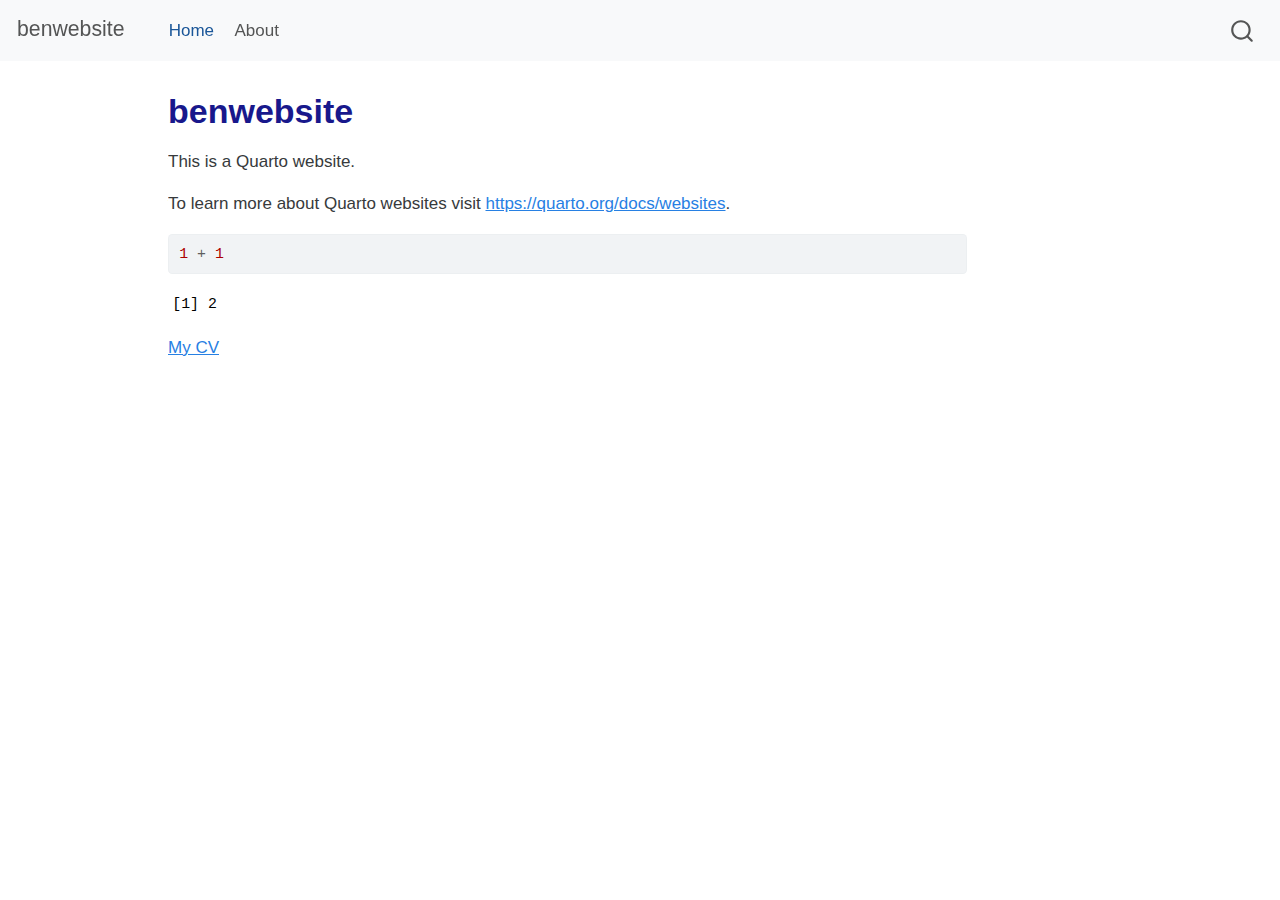
<file: docs/index.html>
<!DOCTYPE html>
<html xmlns="http://www.w3.org/1999/xhtml" lang="en" xml:lang="en"><head>

<meta charset="utf-8">
<meta name="generator" content="quarto-1.3.450">

<meta name="viewport" content="width=device-width, initial-scale=1.0, user-scalable=yes">


<title>benwebsite</title>
<style>
code{white-space: pre-wrap;}
span.smallcaps{font-variant: small-caps;}
div.columns{display: flex; gap: min(4vw, 1.5em);}
div.column{flex: auto; overflow-x: auto;}
div.hanging-indent{margin-left: 1.5em; text-indent: -1.5em;}
ul.task-list{list-style: none;}
ul.task-list li input[type="checkbox"] {
  width: 0.8em;
  margin: 0 0.8em 0.2em -1em; /* quarto-specific, see https://github.com/quarto-dev/quarto-cli/issues/4556 */ 
  vertical-align: middle;
}
/* CSS for syntax highlighting */
pre > code.sourceCode { white-space: pre; position: relative; }
pre > code.sourceCode > span { display: inline-block; line-height: 1.25; }
pre > code.sourceCode > span:empty { height: 1.2em; }
.sourceCode { overflow: visible; }
code.sourceCode > span { color: inherit; text-decoration: inherit; }
div.sourceCode { margin: 1em 0; }
pre.sourceCode { margin: 0; }
@media screen {
div.sourceCode { overflow: auto; }
}
@media print {
pre > code.sourceCode { white-space: pre-wrap; }
pre > code.sourceCode > span { text-indent: -5em; padding-left: 5em; }
}
pre.numberSource code
  { counter-reset: source-line 0; }
pre.numberSource code > span
  { position: relative; left: -4em; counter-increment: source-line; }
pre.numberSource code > span > a:first-child::before
  { content: counter(source-line);
    position: relative; left: -1em; text-align: right; vertical-align: baseline;
    border: none; display: inline-block;
    -webkit-touch-callout: none; -webkit-user-select: none;
    -khtml-user-select: none; -moz-user-select: none;
    -ms-user-select: none; user-select: none;
    padding: 0 4px; width: 4em;
  }
pre.numberSource { margin-left: 3em;  padding-left: 4px; }
div.sourceCode
  {   }
@media screen {
pre > code.sourceCode > span > a:first-child::before { text-decoration: underline; }
}
</style>


<script src="site_libs/quarto-nav/quarto-nav.js"></script>
<script src="site_libs/quarto-nav/headroom.min.js"></script>
<script src="site_libs/clipboard/clipboard.min.js"></script>
<script src="site_libs/quarto-search/autocomplete.umd.js"></script>
<script src="site_libs/quarto-search/fuse.min.js"></script>
<script src="site_libs/quarto-search/quarto-search.js"></script>
<meta name="quarto:offset" content="./">
<script src="site_libs/quarto-html/quarto.js"></script>
<script src="site_libs/quarto-html/popper.min.js"></script>
<script src="site_libs/quarto-html/tippy.umd.min.js"></script>
<script src="site_libs/quarto-html/anchor.min.js"></script>
<link href="site_libs/quarto-html/tippy.css" rel="stylesheet">
<link href="site_libs/quarto-html/quarto-syntax-highlighting.css" rel="stylesheet" id="quarto-text-highlighting-styles">
<script src="site_libs/bootstrap/bootstrap.min.js"></script>
<link href="site_libs/bootstrap/bootstrap-icons.css" rel="stylesheet">
<link href="site_libs/bootstrap/bootstrap.min.css" rel="stylesheet" id="quarto-bootstrap" data-mode="light">
<script id="quarto-search-options" type="application/json">{
  "location": "navbar",
  "copy-button": false,
  "collapse-after": 3,
  "panel-placement": "end",
  "type": "overlay",
  "limit": 20,
  "language": {
    "search-no-results-text": "No results",
    "search-matching-documents-text": "matching documents",
    "search-copy-link-title": "Copy link to search",
    "search-hide-matches-text": "Hide additional matches",
    "search-more-match-text": "more match in this document",
    "search-more-matches-text": "more matches in this document",
    "search-clear-button-title": "Clear",
    "search-detached-cancel-button-title": "Cancel",
    "search-submit-button-title": "Submit",
    "search-label": "Search"
  }
}</script>


<link rel="stylesheet" href="styles.css">
</head>

<body class="nav-fixed">

<div id="quarto-search-results"></div>
  <header id="quarto-header" class="headroom fixed-top">
    <nav class="navbar navbar-expand-lg navbar-dark ">
      <div class="navbar-container container-fluid">
      <div class="navbar-brand-container">
    <a class="navbar-brand" href="./index.html">
    <span class="navbar-title">benwebsite</span>
    </a>
  </div>
            <div id="quarto-search" class="" title="Search"></div>
          <button class="navbar-toggler" type="button" data-bs-toggle="collapse" data-bs-target="#navbarCollapse" aria-controls="navbarCollapse" aria-expanded="false" aria-label="Toggle navigation" onclick="if (window.quartoToggleHeadroom) { window.quartoToggleHeadroom(); }">
  <span class="navbar-toggler-icon"></span>
</button>
          <div class="collapse navbar-collapse" id="navbarCollapse">
            <ul class="navbar-nav navbar-nav-scroll me-auto">
  <li class="nav-item">
    <a class="nav-link active" href="./index.html" rel="" target="" aria-current="page">
 <span class="menu-text">Home</span></a>
  </li>  
  <li class="nav-item">
    <a class="nav-link" href="./about.html" rel="" target="">
 <span class="menu-text">About</span></a>
  </li>  
</ul>
            <div class="quarto-navbar-tools ms-auto">
</div>
          </div> <!-- /navcollapse -->
      </div> <!-- /container-fluid -->
    </nav>
</header>
<!-- content -->
<div id="quarto-content" class="quarto-container page-columns page-rows-contents page-layout-article page-navbar">
<!-- sidebar -->
<!-- margin-sidebar -->
    <div id="quarto-margin-sidebar" class="sidebar margin-sidebar">
        
    </div>
<!-- main -->
<main class="content" id="quarto-document-content">

<header id="title-block-header" class="quarto-title-block default">
<div class="quarto-title">
<h1 class="title">benwebsite</h1>
</div>



<div class="quarto-title-meta">

    
  
    
  </div>
  

</header>

<p>This is a Quarto website.</p>
<p>To learn more about Quarto websites visit <a href="https://quarto.org/docs/websites" class="uri">https://quarto.org/docs/websites</a>.</p>
<div class="cell">
<div class="sourceCode cell-code" id="cb1"><pre class="sourceCode r code-with-copy"><code class="sourceCode r"><span id="cb1-1"><a href="#cb1-1" aria-hidden="true" tabindex="-1"></a><span class="dv">1</span> <span class="sc">+</span> <span class="dv">1</span></span></code><button title="Copy to Clipboard" class="code-copy-button"><i class="bi"></i></button></pre></div>
<div class="cell-output cell-output-stdout">
<pre><code>[1] 2</code></pre>
</div>
</div>
<p><a href="Ben Li_Resume.pdf">My CV</a></p>



</main> <!-- /main -->
<script id="quarto-html-after-body" type="application/javascript">
window.document.addEventListener("DOMContentLoaded", function (event) {
  const toggleBodyColorMode = (bsSheetEl) => {
    const mode = bsSheetEl.getAttribute("data-mode");
    const bodyEl = window.document.querySelector("body");
    if (mode === "dark") {
      bodyEl.classList.add("quarto-dark");
      bodyEl.classList.remove("quarto-light");
    } else {
      bodyEl.classList.add("quarto-light");
      bodyEl.classList.remove("quarto-dark");
    }
  }
  const toggleBodyColorPrimary = () => {
    const bsSheetEl = window.document.querySelector("link#quarto-bootstrap");
    if (bsSheetEl) {
      toggleBodyColorMode(bsSheetEl);
    }
  }
  toggleBodyColorPrimary();  
  const icon = "";
  const anchorJS = new window.AnchorJS();
  anchorJS.options = {
    placement: 'right',
    icon: icon
  };
  anchorJS.add('.anchored');
  const isCodeAnnotation = (el) => {
    for (const clz of el.classList) {
      if (clz.startsWith('code-annotation-')) {                     
        return true;
      }
    }
    return false;
  }
  const clipboard = new window.ClipboardJS('.code-copy-button', {
    text: function(trigger) {
      const codeEl = trigger.previousElementSibling.cloneNode(true);
      for (const childEl of codeEl.children) {
        if (isCodeAnnotation(childEl)) {
          childEl.remove();
        }
      }
      return codeEl.innerText;
    }
  });
  clipboard.on('success', function(e) {
    // button target
    const button = e.trigger;
    // don't keep focus
    button.blur();
    // flash "checked"
    button.classList.add('code-copy-button-checked');
    var currentTitle = button.getAttribute("title");
    button.setAttribute("title", "Copied!");
    let tooltip;
    if (window.bootstrap) {
      button.setAttribute("data-bs-toggle", "tooltip");
      button.setAttribute("data-bs-placement", "left");
      button.setAttribute("data-bs-title", "Copied!");
      tooltip = new bootstrap.Tooltip(button, 
        { trigger: "manual", 
          customClass: "code-copy-button-tooltip",
          offset: [0, -8]});
      tooltip.show();    
    }
    setTimeout(function() {
      if (tooltip) {
        tooltip.hide();
        button.removeAttribute("data-bs-title");
        button.removeAttribute("data-bs-toggle");
        button.removeAttribute("data-bs-placement");
      }
      button.setAttribute("title", currentTitle);
      button.classList.remove('code-copy-button-checked');
    }, 1000);
    // clear code selection
    e.clearSelection();
  });
  function tippyHover(el, contentFn) {
    const config = {
      allowHTML: true,
      content: contentFn,
      maxWidth: 500,
      delay: 100,
      arrow: false,
      appendTo: function(el) {
          return el.parentElement;
      },
      interactive: true,
      interactiveBorder: 10,
      theme: 'quarto',
      placement: 'bottom-start'
    };
    window.tippy(el, config); 
  }
  const noterefs = window.document.querySelectorAll('a[role="doc-noteref"]');
  for (var i=0; i<noterefs.length; i++) {
    const ref = noterefs[i];
    tippyHover(ref, function() {
      // use id or data attribute instead here
      let href = ref.getAttribute('data-footnote-href') || ref.getAttribute('href');
      try { href = new URL(href).hash; } catch {}
      const id = href.replace(/^#\/?/, "");
      const note = window.document.getElementById(id);
      return note.innerHTML;
    });
  }
      let selectedAnnoteEl;
      const selectorForAnnotation = ( cell, annotation) => {
        let cellAttr = 'data-code-cell="' + cell + '"';
        let lineAttr = 'data-code-annotation="' +  annotation + '"';
        const selector = 'span[' + cellAttr + '][' + lineAttr + ']';
        return selector;
      }
      const selectCodeLines = (annoteEl) => {
        const doc = window.document;
        const targetCell = annoteEl.getAttribute("data-target-cell");
        const targetAnnotation = annoteEl.getAttribute("data-target-annotation");
        const annoteSpan = window.document.querySelector(selectorForAnnotation(targetCell, targetAnnotation));
        const lines = annoteSpan.getAttribute("data-code-lines").split(",");
        const lineIds = lines.map((line) => {
          return targetCell + "-" + line;
        })
        let top = null;
        let height = null;
        let parent = null;
        if (lineIds.length > 0) {
            //compute the position of the single el (top and bottom and make a div)
            const el = window.document.getElementById(lineIds[0]);
            top = el.offsetTop;
            height = el.offsetHeight;
            parent = el.parentElement.parentElement;
          if (lineIds.length > 1) {
            const lastEl = window.document.getElementById(lineIds[lineIds.length - 1]);
            const bottom = lastEl.offsetTop + lastEl.offsetHeight;
            height = bottom - top;
          }
          if (top !== null && height !== null && parent !== null) {
            // cook up a div (if necessary) and position it 
            let div = window.document.getElementById("code-annotation-line-highlight");
            if (div === null) {
              div = window.document.createElement("div");
              div.setAttribute("id", "code-annotation-line-highlight");
              div.style.position = 'absolute';
              parent.appendChild(div);
            }
            div.style.top = top - 2 + "px";
            div.style.height = height + 4 + "px";
            let gutterDiv = window.document.getElementById("code-annotation-line-highlight-gutter");
            if (gutterDiv === null) {
              gutterDiv = window.document.createElement("div");
              gutterDiv.setAttribute("id", "code-annotation-line-highlight-gutter");
              gutterDiv.style.position = 'absolute';
              const codeCell = window.document.getElementById(targetCell);
              const gutter = codeCell.querySelector('.code-annotation-gutter');
              gutter.appendChild(gutterDiv);
            }
            gutterDiv.style.top = top - 2 + "px";
            gutterDiv.style.height = height + 4 + "px";
          }
          selectedAnnoteEl = annoteEl;
        }
      };
      const unselectCodeLines = () => {
        const elementsIds = ["code-annotation-line-highlight", "code-annotation-line-highlight-gutter"];
        elementsIds.forEach((elId) => {
          const div = window.document.getElementById(elId);
          if (div) {
            div.remove();
          }
        });
        selectedAnnoteEl = undefined;
      };
      // Attach click handler to the DT
      const annoteDls = window.document.querySelectorAll('dt[data-target-cell]');
      for (const annoteDlNode of annoteDls) {
        annoteDlNode.addEventListener('click', (event) => {
          const clickedEl = event.target;
          if (clickedEl !== selectedAnnoteEl) {
            unselectCodeLines();
            const activeEl = window.document.querySelector('dt[data-target-cell].code-annotation-active');
            if (activeEl) {
              activeEl.classList.remove('code-annotation-active');
            }
            selectCodeLines(clickedEl);
            clickedEl.classList.add('code-annotation-active');
          } else {
            // Unselect the line
            unselectCodeLines();
            clickedEl.classList.remove('code-annotation-active');
          }
        });
      }
  const findCites = (el) => {
    const parentEl = el.parentElement;
    if (parentEl) {
      const cites = parentEl.dataset.cites;
      if (cites) {
        return {
          el,
          cites: cites.split(' ')
        };
      } else {
        return findCites(el.parentElement)
      }
    } else {
      return undefined;
    }
  };
  var bibliorefs = window.document.querySelectorAll('a[role="doc-biblioref"]');
  for (var i=0; i<bibliorefs.length; i++) {
    const ref = bibliorefs[i];
    const citeInfo = findCites(ref);
    if (citeInfo) {
      tippyHover(citeInfo.el, function() {
        var popup = window.document.createElement('div');
        citeInfo.cites.forEach(function(cite) {
          var citeDiv = window.document.createElement('div');
          citeDiv.classList.add('hanging-indent');
          citeDiv.classList.add('csl-entry');
          var biblioDiv = window.document.getElementById('ref-' + cite);
          if (biblioDiv) {
            citeDiv.innerHTML = biblioDiv.innerHTML;
          }
          popup.appendChild(citeDiv);
        });
        return popup.innerHTML;
      });
    }
  }
});
</script>
</div> <!-- /content -->



</body></html>
</file>
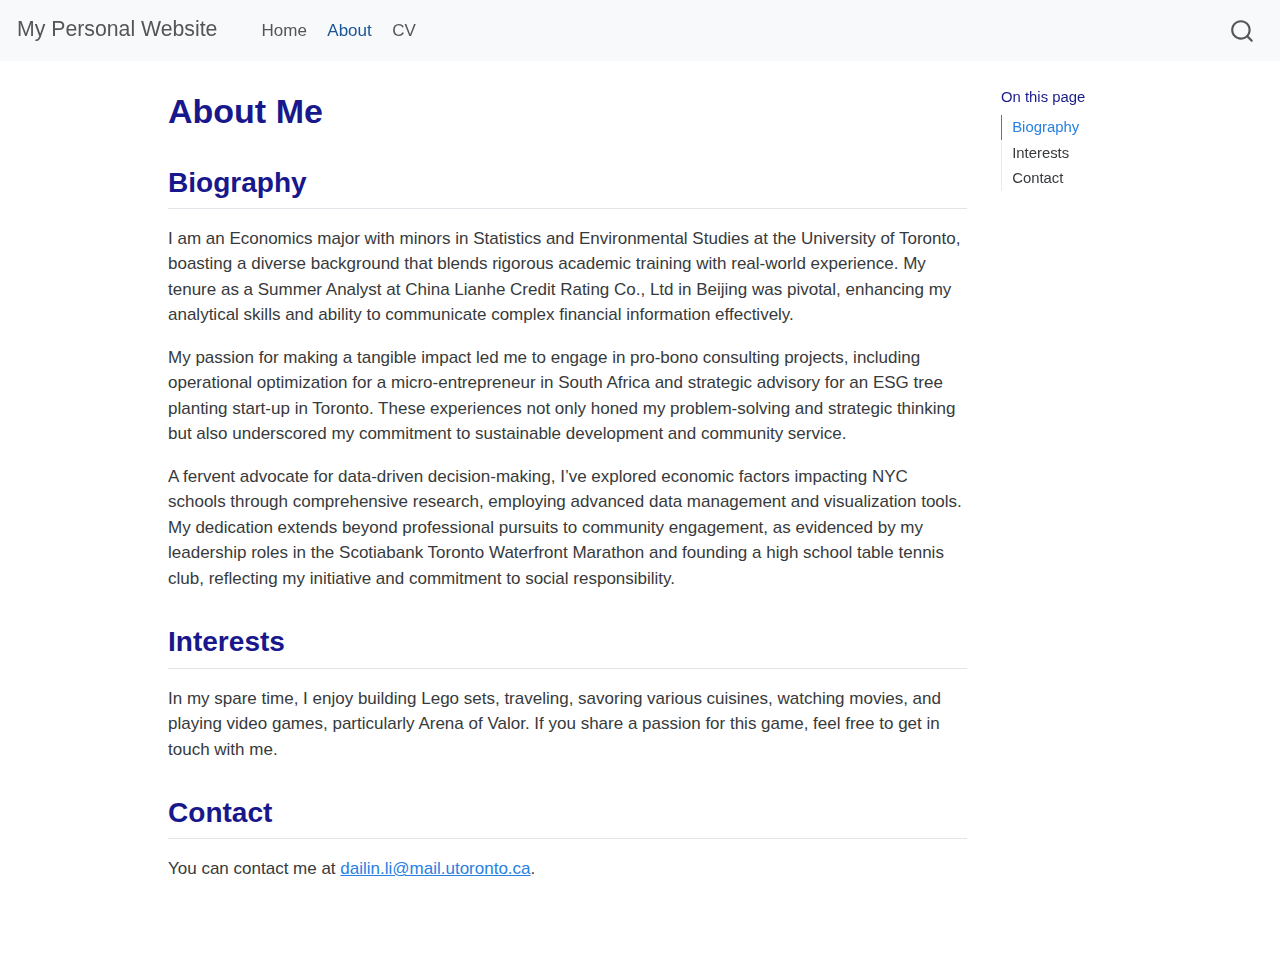
<file: docs/about.html>
<!DOCTYPE html>
<html xmlns="http://www.w3.org/1999/xhtml" lang="en" xml:lang="en"><head>

<meta charset="utf-8">
<meta name="generator" content="quarto-1.3.450">

<meta name="viewport" content="width=device-width, initial-scale=1.0, user-scalable=yes">


<title>My Personal Website - About Me</title>
<style>
code{white-space: pre-wrap;}
span.smallcaps{font-variant: small-caps;}
div.columns{display: flex; gap: min(4vw, 1.5em);}
div.column{flex: auto; overflow-x: auto;}
div.hanging-indent{margin-left: 1.5em; text-indent: -1.5em;}
ul.task-list{list-style: none;}
ul.task-list li input[type="checkbox"] {
  width: 0.8em;
  margin: 0 0.8em 0.2em -1em; /* quarto-specific, see https://github.com/quarto-dev/quarto-cli/issues/4556 */ 
  vertical-align: middle;
}
</style>


<script src="site_libs/quarto-nav/quarto-nav.js"></script>
<script src="site_libs/quarto-nav/headroom.min.js"></script>
<script src="site_libs/clipboard/clipboard.min.js"></script>
<script src="site_libs/quarto-search/autocomplete.umd.js"></script>
<script src="site_libs/quarto-search/fuse.min.js"></script>
<script src="site_libs/quarto-search/quarto-search.js"></script>
<meta name="quarto:offset" content="./">
<script src="site_libs/quarto-html/quarto.js"></script>
<script src="site_libs/quarto-html/popper.min.js"></script>
<script src="site_libs/quarto-html/tippy.umd.min.js"></script>
<script src="site_libs/quarto-html/anchor.min.js"></script>
<link href="site_libs/quarto-html/tippy.css" rel="stylesheet">
<link href="site_libs/quarto-html/quarto-syntax-highlighting.css" rel="stylesheet" id="quarto-text-highlighting-styles">
<script src="site_libs/bootstrap/bootstrap.min.js"></script>
<link href="site_libs/bootstrap/bootstrap-icons.css" rel="stylesheet">
<link href="site_libs/bootstrap/bootstrap.min.css" rel="stylesheet" id="quarto-bootstrap" data-mode="light">
<script id="quarto-search-options" type="application/json">{
  "location": "navbar",
  "copy-button": false,
  "collapse-after": 3,
  "panel-placement": "end",
  "type": "overlay",
  "limit": 20,
  "language": {
    "search-no-results-text": "No results",
    "search-matching-documents-text": "matching documents",
    "search-copy-link-title": "Copy link to search",
    "search-hide-matches-text": "Hide additional matches",
    "search-more-match-text": "more match in this document",
    "search-more-matches-text": "more matches in this document",
    "search-clear-button-title": "Clear",
    "search-detached-cancel-button-title": "Cancel",
    "search-submit-button-title": "Submit",
    "search-label": "Search"
  }
}</script>


<link rel="stylesheet" href="styles.css">
</head>

<body class="nav-fixed">

<div id="quarto-search-results"></div>
  <header id="quarto-header" class="headroom fixed-top">
    <nav class="navbar navbar-expand-lg navbar-dark ">
      <div class="navbar-container container-fluid">
      <div class="navbar-brand-container">
    <a class="navbar-brand" href="./index.html">
    <span class="navbar-title">My Personal Website</span>
    </a>
  </div>
            <div id="quarto-search" class="" title="Search"></div>
          <button class="navbar-toggler" type="button" data-bs-toggle="collapse" data-bs-target="#navbarCollapse" aria-controls="navbarCollapse" aria-expanded="false" aria-label="Toggle navigation" onclick="if (window.quartoToggleHeadroom) { window.quartoToggleHeadroom(); }">
  <span class="navbar-toggler-icon"></span>
</button>
          <div class="collapse navbar-collapse" id="navbarCollapse">
            <ul class="navbar-nav navbar-nav-scroll me-auto">
  <li class="nav-item">
    <a class="nav-link" href="./index.html" rel="" target="">
 <span class="menu-text">Home</span></a>
  </li>  
  <li class="nav-item">
    <a class="nav-link active" href="./about.html" rel="" target="" aria-current="page">
 <span class="menu-text">About</span></a>
  </li>  
  <li class="nav-item">
    <a class="nav-link" href="./cv.html" rel="" target="">
 <span class="menu-text">CV</span></a>
  </li>  
</ul>
            <div class="quarto-navbar-tools ms-auto">
</div>
          </div> <!-- /navcollapse -->
      </div> <!-- /container-fluid -->
    </nav>
</header>
<!-- content -->
<div id="quarto-content" class="quarto-container page-columns page-rows-contents page-layout-article page-navbar">
<!-- sidebar -->
<!-- margin-sidebar -->
    <div id="quarto-margin-sidebar" class="sidebar margin-sidebar">
        <nav id="TOC" role="doc-toc" class="toc-active">
    <h2 id="toc-title">On this page</h2>
   
  <ul>
  <li><a href="#biography" id="toc-biography" class="nav-link active" data-scroll-target="#biography">Biography</a></li>
  <li><a href="#interests" id="toc-interests" class="nav-link" data-scroll-target="#interests">Interests</a></li>
  <li><a href="#contact" id="toc-contact" class="nav-link" data-scroll-target="#contact">Contact</a></li>
  </ul>
</nav>
    </div>
<!-- main -->
<main class="content" id="quarto-document-content">

<header id="title-block-header" class="quarto-title-block default">
<div class="quarto-title">
<h1 class="title">About Me</h1>
</div>



<div class="quarto-title-meta">

    
  
    
  </div>
  

</header>

<section id="biography" class="level2">
<h2 class="anchored" data-anchor-id="biography">Biography</h2>
<p>I am an Economics major with minors in Statistics and Environmental Studies at the University of Toronto, boasting a diverse background that blends rigorous academic training with real-world experience. My tenure as a Summer Analyst at China Lianhe Credit Rating Co., Ltd in Beijing was pivotal, enhancing my analytical skills and ability to communicate complex financial information effectively.</p>
<p>My passion for making a tangible impact led me to engage in pro-bono consulting projects, including operational optimization for a micro-entrepreneur in South Africa and strategic advisory for an ESG tree planting start-up in Toronto. These experiences not only honed my problem-solving and strategic thinking but also underscored my commitment to sustainable development and community service.</p>
<p>A fervent advocate for data-driven decision-making, I’ve explored economic factors impacting NYC schools through comprehensive research, employing advanced data management and visualization tools. My dedication extends beyond professional pursuits to community engagement, as evidenced by my leadership roles in the Scotiabank Toronto Waterfront Marathon and founding a high school table tennis club, reflecting my initiative and commitment to social responsibility.</p>
</section>
<section id="interests" class="level2">
<h2 class="anchored" data-anchor-id="interests">Interests</h2>
<p>In my spare time, I enjoy building Lego sets, traveling, savoring various cuisines, watching movies, and playing video games, particularly Arena of Valor. If you share a passion for this game, feel free to get in touch with me.</p>
</section>
<section id="contact" class="level2">
<h2 class="anchored" data-anchor-id="contact">Contact</h2>
<p>You can contact me at <a href="mailto:dailin.li@mail.utoronto.ca">dailin.li@mail.utoronto.ca</a>.</p>


</section>

</main> <!-- /main -->
<script id="quarto-html-after-body" type="application/javascript">
window.document.addEventListener("DOMContentLoaded", function (event) {
  const toggleBodyColorMode = (bsSheetEl) => {
    const mode = bsSheetEl.getAttribute("data-mode");
    const bodyEl = window.document.querySelector("body");
    if (mode === "dark") {
      bodyEl.classList.add("quarto-dark");
      bodyEl.classList.remove("quarto-light");
    } else {
      bodyEl.classList.add("quarto-light");
      bodyEl.classList.remove("quarto-dark");
    }
  }
  const toggleBodyColorPrimary = () => {
    const bsSheetEl = window.document.querySelector("link#quarto-bootstrap");
    if (bsSheetEl) {
      toggleBodyColorMode(bsSheetEl);
    }
  }
  toggleBodyColorPrimary();  
  const icon = "";
  const anchorJS = new window.AnchorJS();
  anchorJS.options = {
    placement: 'right',
    icon: icon
  };
  anchorJS.add('.anchored');
  const isCodeAnnotation = (el) => {
    for (const clz of el.classList) {
      if (clz.startsWith('code-annotation-')) {                     
        return true;
      }
    }
    return false;
  }
  const clipboard = new window.ClipboardJS('.code-copy-button', {
    text: function(trigger) {
      const codeEl = trigger.previousElementSibling.cloneNode(true);
      for (const childEl of codeEl.children) {
        if (isCodeAnnotation(childEl)) {
          childEl.remove();
        }
      }
      return codeEl.innerText;
    }
  });
  clipboard.on('success', function(e) {
    // button target
    const button = e.trigger;
    // don't keep focus
    button.blur();
    // flash "checked"
    button.classList.add('code-copy-button-checked');
    var currentTitle = button.getAttribute("title");
    button.setAttribute("title", "Copied!");
    let tooltip;
    if (window.bootstrap) {
      button.setAttribute("data-bs-toggle", "tooltip");
      button.setAttribute("data-bs-placement", "left");
      button.setAttribute("data-bs-title", "Copied!");
      tooltip = new bootstrap.Tooltip(button, 
        { trigger: "manual", 
          customClass: "code-copy-button-tooltip",
          offset: [0, -8]});
      tooltip.show();    
    }
    setTimeout(function() {
      if (tooltip) {
        tooltip.hide();
        button.removeAttribute("data-bs-title");
        button.removeAttribute("data-bs-toggle");
        button.removeAttribute("data-bs-placement");
      }
      button.setAttribute("title", currentTitle);
      button.classList.remove('code-copy-button-checked');
    }, 1000);
    // clear code selection
    e.clearSelection();
  });
  function tippyHover(el, contentFn) {
    const config = {
      allowHTML: true,
      content: contentFn,
      maxWidth: 500,
      delay: 100,
      arrow: false,
      appendTo: function(el) {
          return el.parentElement;
      },
      interactive: true,
      interactiveBorder: 10,
      theme: 'quarto',
      placement: 'bottom-start'
    };
    window.tippy(el, config); 
  }
  const noterefs = window.document.querySelectorAll('a[role="doc-noteref"]');
  for (var i=0; i<noterefs.length; i++) {
    const ref = noterefs[i];
    tippyHover(ref, function() {
      // use id or data attribute instead here
      let href = ref.getAttribute('data-footnote-href') || ref.getAttribute('href');
      try { href = new URL(href).hash; } catch {}
      const id = href.replace(/^#\/?/, "");
      const note = window.document.getElementById(id);
      return note.innerHTML;
    });
  }
      let selectedAnnoteEl;
      const selectorForAnnotation = ( cell, annotation) => {
        let cellAttr = 'data-code-cell="' + cell + '"';
        let lineAttr = 'data-code-annotation="' +  annotation + '"';
        const selector = 'span[' + cellAttr + '][' + lineAttr + ']';
        return selector;
      }
      const selectCodeLines = (annoteEl) => {
        const doc = window.document;
        const targetCell = annoteEl.getAttribute("data-target-cell");
        const targetAnnotation = annoteEl.getAttribute("data-target-annotation");
        const annoteSpan = window.document.querySelector(selectorForAnnotation(targetCell, targetAnnotation));
        const lines = annoteSpan.getAttribute("data-code-lines").split(",");
        const lineIds = lines.map((line) => {
          return targetCell + "-" + line;
        })
        let top = null;
        let height = null;
        let parent = null;
        if (lineIds.length > 0) {
            //compute the position of the single el (top and bottom and make a div)
            const el = window.document.getElementById(lineIds[0]);
            top = el.offsetTop;
            height = el.offsetHeight;
            parent = el.parentElement.parentElement;
          if (lineIds.length > 1) {
            const lastEl = window.document.getElementById(lineIds[lineIds.length - 1]);
            const bottom = lastEl.offsetTop + lastEl.offsetHeight;
            height = bottom - top;
          }
          if (top !== null && height !== null && parent !== null) {
            // cook up a div (if necessary) and position it 
            let div = window.document.getElementById("code-annotation-line-highlight");
            if (div === null) {
              div = window.document.createElement("div");
              div.setAttribute("id", "code-annotation-line-highlight");
              div.style.position = 'absolute';
              parent.appendChild(div);
            }
            div.style.top = top - 2 + "px";
            div.style.height = height + 4 + "px";
            let gutterDiv = window.document.getElementById("code-annotation-line-highlight-gutter");
            if (gutterDiv === null) {
              gutterDiv = window.document.createElement("div");
              gutterDiv.setAttribute("id", "code-annotation-line-highlight-gutter");
              gutterDiv.style.position = 'absolute';
              const codeCell = window.document.getElementById(targetCell);
              const gutter = codeCell.querySelector('.code-annotation-gutter');
              gutter.appendChild(gutterDiv);
            }
            gutterDiv.style.top = top - 2 + "px";
            gutterDiv.style.height = height + 4 + "px";
          }
          selectedAnnoteEl = annoteEl;
        }
      };
      const unselectCodeLines = () => {
        const elementsIds = ["code-annotation-line-highlight", "code-annotation-line-highlight-gutter"];
        elementsIds.forEach((elId) => {
          const div = window.document.getElementById(elId);
          if (div) {
            div.remove();
          }
        });
        selectedAnnoteEl = undefined;
      };
      // Attach click handler to the DT
      const annoteDls = window.document.querySelectorAll('dt[data-target-cell]');
      for (const annoteDlNode of annoteDls) {
        annoteDlNode.addEventListener('click', (event) => {
          const clickedEl = event.target;
          if (clickedEl !== selectedAnnoteEl) {
            unselectCodeLines();
            const activeEl = window.document.querySelector('dt[data-target-cell].code-annotation-active');
            if (activeEl) {
              activeEl.classList.remove('code-annotation-active');
            }
            selectCodeLines(clickedEl);
            clickedEl.classList.add('code-annotation-active');
          } else {
            // Unselect the line
            unselectCodeLines();
            clickedEl.classList.remove('code-annotation-active');
          }
        });
      }
  const findCites = (el) => {
    const parentEl = el.parentElement;
    if (parentEl) {
      const cites = parentEl.dataset.cites;
      if (cites) {
        return {
          el,
          cites: cites.split(' ')
        };
      } else {
        return findCites(el.parentElement)
      }
    } else {
      return undefined;
    }
  };
  var bibliorefs = window.document.querySelectorAll('a[role="doc-biblioref"]');
  for (var i=0; i<bibliorefs.length; i++) {
    const ref = bibliorefs[i];
    const citeInfo = findCites(ref);
    if (citeInfo) {
      tippyHover(citeInfo.el, function() {
        var popup = window.document.createElement('div');
        citeInfo.cites.forEach(function(cite) {
          var citeDiv = window.document.createElement('div');
          citeDiv.classList.add('hanging-indent');
          citeDiv.classList.add('csl-entry');
          var biblioDiv = window.document.getElementById('ref-' + cite);
          if (biblioDiv) {
            citeDiv.innerHTML = biblioDiv.innerHTML;
          }
          popup.appendChild(citeDiv);
        });
        return popup.innerHTML;
      });
    }
  }
});
</script>
</div> <!-- /content -->



</body></html>
</file>
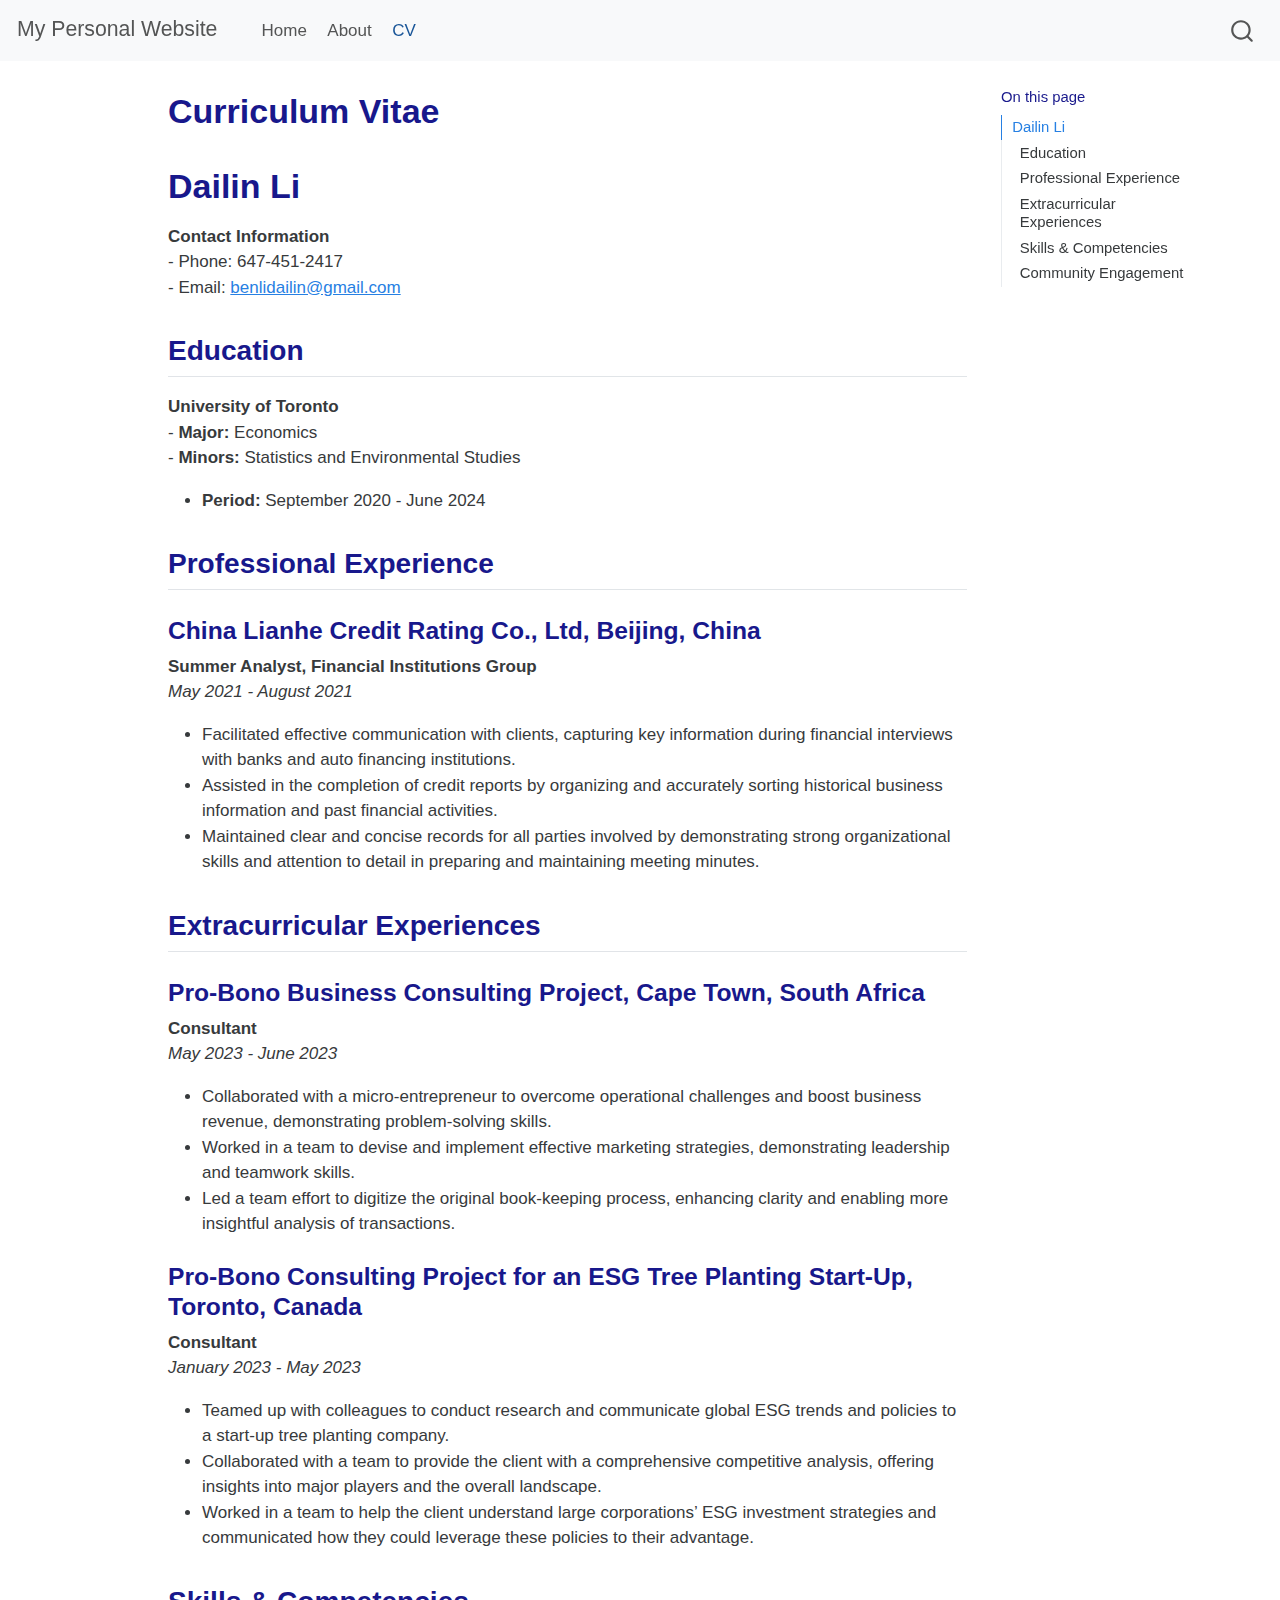
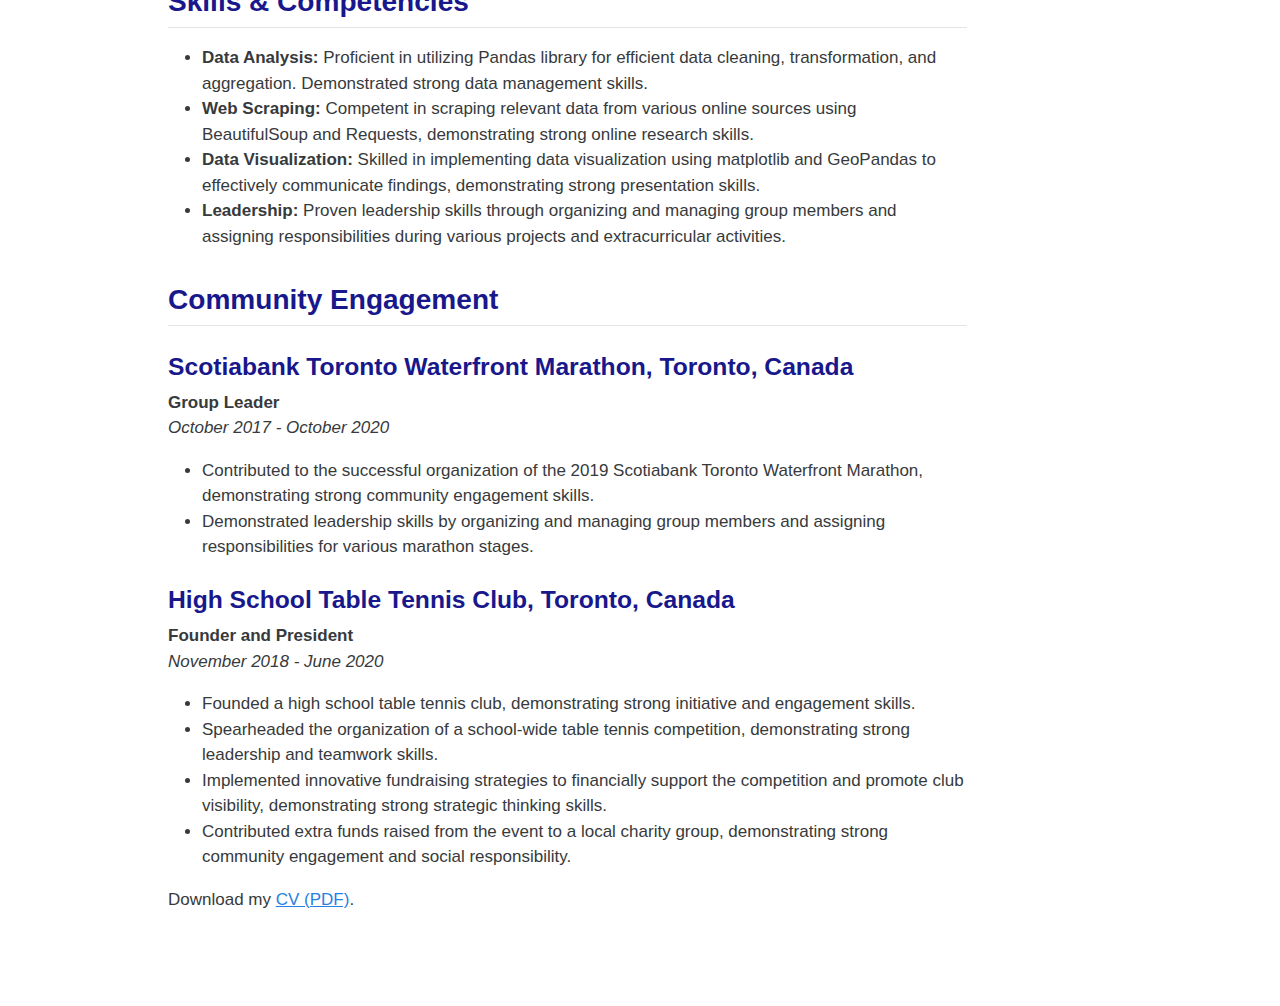
<file: docs/cv.html>
<!DOCTYPE html>
<html xmlns="http://www.w3.org/1999/xhtml" lang="en" xml:lang="en"><head>

<meta charset="utf-8">
<meta name="generator" content="quarto-1.3.450">

<meta name="viewport" content="width=device-width, initial-scale=1.0, user-scalable=yes">


<title>My Personal Website - Curriculum Vitae</title>
<style>
code{white-space: pre-wrap;}
span.smallcaps{font-variant: small-caps;}
div.columns{display: flex; gap: min(4vw, 1.5em);}
div.column{flex: auto; overflow-x: auto;}
div.hanging-indent{margin-left: 1.5em; text-indent: -1.5em;}
ul.task-list{list-style: none;}
ul.task-list li input[type="checkbox"] {
  width: 0.8em;
  margin: 0 0.8em 0.2em -1em; /* quarto-specific, see https://github.com/quarto-dev/quarto-cli/issues/4556 */ 
  vertical-align: middle;
}
</style>


<script src="site_libs/quarto-nav/quarto-nav.js"></script>
<script src="site_libs/quarto-nav/headroom.min.js"></script>
<script src="site_libs/clipboard/clipboard.min.js"></script>
<script src="site_libs/quarto-search/autocomplete.umd.js"></script>
<script src="site_libs/quarto-search/fuse.min.js"></script>
<script src="site_libs/quarto-search/quarto-search.js"></script>
<meta name="quarto:offset" content="./">
<script src="site_libs/quarto-html/quarto.js"></script>
<script src="site_libs/quarto-html/popper.min.js"></script>
<script src="site_libs/quarto-html/tippy.umd.min.js"></script>
<script src="site_libs/quarto-html/anchor.min.js"></script>
<link href="site_libs/quarto-html/tippy.css" rel="stylesheet">
<link href="site_libs/quarto-html/quarto-syntax-highlighting.css" rel="stylesheet" id="quarto-text-highlighting-styles">
<script src="site_libs/bootstrap/bootstrap.min.js"></script>
<link href="site_libs/bootstrap/bootstrap-icons.css" rel="stylesheet">
<link href="site_libs/bootstrap/bootstrap.min.css" rel="stylesheet" id="quarto-bootstrap" data-mode="light">
<script id="quarto-search-options" type="application/json">{
  "location": "navbar",
  "copy-button": false,
  "collapse-after": 3,
  "panel-placement": "end",
  "type": "overlay",
  "limit": 20,
  "language": {
    "search-no-results-text": "No results",
    "search-matching-documents-text": "matching documents",
    "search-copy-link-title": "Copy link to search",
    "search-hide-matches-text": "Hide additional matches",
    "search-more-match-text": "more match in this document",
    "search-more-matches-text": "more matches in this document",
    "search-clear-button-title": "Clear",
    "search-detached-cancel-button-title": "Cancel",
    "search-submit-button-title": "Submit",
    "search-label": "Search"
  }
}</script>


<link rel="stylesheet" href="styles.css">
</head>

<body class="nav-fixed">

<div id="quarto-search-results"></div>
  <header id="quarto-header" class="headroom fixed-top">
    <nav class="navbar navbar-expand-lg navbar-dark ">
      <div class="navbar-container container-fluid">
      <div class="navbar-brand-container">
    <a class="navbar-brand" href="./index.html">
    <span class="navbar-title">My Personal Website</span>
    </a>
  </div>
            <div id="quarto-search" class="" title="Search"></div>
          <button class="navbar-toggler" type="button" data-bs-toggle="collapse" data-bs-target="#navbarCollapse" aria-controls="navbarCollapse" aria-expanded="false" aria-label="Toggle navigation" onclick="if (window.quartoToggleHeadroom) { window.quartoToggleHeadroom(); }">
  <span class="navbar-toggler-icon"></span>
</button>
          <div class="collapse navbar-collapse" id="navbarCollapse">
            <ul class="navbar-nav navbar-nav-scroll me-auto">
  <li class="nav-item">
    <a class="nav-link" href="./index.html" rel="" target="">
 <span class="menu-text">Home</span></a>
  </li>  
  <li class="nav-item">
    <a class="nav-link" href="./about.html" rel="" target="">
 <span class="menu-text">About</span></a>
  </li>  
  <li class="nav-item">
    <a class="nav-link active" href="./cv.html" rel="" target="" aria-current="page">
 <span class="menu-text">CV</span></a>
  </li>  
</ul>
            <div class="quarto-navbar-tools ms-auto">
</div>
          </div> <!-- /navcollapse -->
      </div> <!-- /container-fluid -->
    </nav>
</header>
<!-- content -->
<div id="quarto-content" class="quarto-container page-columns page-rows-contents page-layout-article page-navbar">
<!-- sidebar -->
<!-- margin-sidebar -->
    <div id="quarto-margin-sidebar" class="sidebar margin-sidebar">
        <nav id="TOC" role="doc-toc" class="toc-active">
    <h2 id="toc-title">On this page</h2>
   
  <ul>
  <li><a href="#dailin-li" id="toc-dailin-li" class="nav-link active" data-scroll-target="#dailin-li">Dailin Li</a>
  <ul class="collapse">
  <li><a href="#education" id="toc-education" class="nav-link" data-scroll-target="#education">Education</a></li>
  <li><a href="#professional-experience" id="toc-professional-experience" class="nav-link" data-scroll-target="#professional-experience">Professional Experience</a>
  <ul class="collapse">
  <li><a href="#china-lianhe-credit-rating-co.-ltd-beijing-china" id="toc-china-lianhe-credit-rating-co.-ltd-beijing-china" class="nav-link" data-scroll-target="#china-lianhe-credit-rating-co.-ltd-beijing-china">China Lianhe Credit Rating Co., Ltd, Beijing, China</a></li>
  </ul></li>
  <li><a href="#extracurricular-experiences" id="toc-extracurricular-experiences" class="nav-link" data-scroll-target="#extracurricular-experiences">Extracurricular Experiences</a>
  <ul class="collapse">
  <li><a href="#pro-bono-business-consulting-project-cape-town-south-africa" id="toc-pro-bono-business-consulting-project-cape-town-south-africa" class="nav-link" data-scroll-target="#pro-bono-business-consulting-project-cape-town-south-africa">Pro-Bono Business Consulting Project, Cape Town, South Africa</a></li>
  <li><a href="#pro-bono-consulting-project-for-an-esg-tree-planting-start-up-toronto-canada" id="toc-pro-bono-consulting-project-for-an-esg-tree-planting-start-up-toronto-canada" class="nav-link" data-scroll-target="#pro-bono-consulting-project-for-an-esg-tree-planting-start-up-toronto-canada">Pro-Bono Consulting Project for an ESG Tree Planting Start-Up, Toronto, Canada</a></li>
  </ul></li>
  <li><a href="#skills-competencies" id="toc-skills-competencies" class="nav-link" data-scroll-target="#skills-competencies">Skills &amp; Competencies</a></li>
  <li><a href="#community-engagement" id="toc-community-engagement" class="nav-link" data-scroll-target="#community-engagement">Community Engagement</a>
  <ul class="collapse">
  <li><a href="#scotiabank-toronto-waterfront-marathon-toronto-canada" id="toc-scotiabank-toronto-waterfront-marathon-toronto-canada" class="nav-link" data-scroll-target="#scotiabank-toronto-waterfront-marathon-toronto-canada">Scotiabank Toronto Waterfront Marathon, Toronto, Canada</a></li>
  <li><a href="#high-school-table-tennis-club-toronto-canada" id="toc-high-school-table-tennis-club-toronto-canada" class="nav-link" data-scroll-target="#high-school-table-tennis-club-toronto-canada">High School Table Tennis Club, Toronto, Canada</a></li>
  </ul></li>
  </ul></li>
  </ul>
</nav>
    </div>
<!-- main -->
<main class="content" id="quarto-document-content">

<header id="title-block-header" class="quarto-title-block default">
<div class="quarto-title">
<h1 class="title">Curriculum Vitae</h1>
</div>



<div class="quarto-title-meta">

    
  
    
  </div>
  

</header>

<section id="dailin-li" class="level1">
<h1>Dailin Li</h1>
<p><strong>Contact Information</strong><br>
- Phone: 647-451-2417<br>
- Email: <a href="mailto:benlidailin@gmail.com">benlidailin@gmail.com</a></p>
<section id="education" class="level2">
<h2 class="anchored" data-anchor-id="education">Education</h2>
<p><strong>University of Toronto</strong><br>
- <strong>Major:</strong> Economics<br>
- <strong>Minors:</strong> Statistics and Environmental Studies</p>
<ul>
<li><strong>Period:</strong> September 2020 - June 2024</li>
</ul>
</section>
<section id="professional-experience" class="level2">
<h2 class="anchored" data-anchor-id="professional-experience">Professional Experience</h2>
<section id="china-lianhe-credit-rating-co.-ltd-beijing-china" class="level3">
<h3 class="anchored" data-anchor-id="china-lianhe-credit-rating-co.-ltd-beijing-china">China Lianhe Credit Rating Co., Ltd, Beijing, China</h3>
<p><strong>Summer Analyst, Financial Institutions Group</strong><br>
<em>May 2021 - August 2021</em></p>
<ul>
<li>Facilitated effective communication with clients, capturing key information during financial interviews with banks and auto financing institutions.</li>
<li>Assisted in the completion of credit reports by organizing and accurately sorting historical business information and past financial activities.</li>
<li>Maintained clear and concise records for all parties involved by demonstrating strong organizational skills and attention to detail in preparing and maintaining meeting minutes.</li>
</ul>
</section>
</section>
<section id="extracurricular-experiences" class="level2">
<h2 class="anchored" data-anchor-id="extracurricular-experiences">Extracurricular Experiences</h2>
<section id="pro-bono-business-consulting-project-cape-town-south-africa" class="level3">
<h3 class="anchored" data-anchor-id="pro-bono-business-consulting-project-cape-town-south-africa">Pro-Bono Business Consulting Project, Cape Town, South Africa</h3>
<p><strong>Consultant</strong><br>
<em>May 2023 - June 2023</em></p>
<ul>
<li>Collaborated with a micro-entrepreneur to overcome operational challenges and boost business revenue, demonstrating problem-solving skills.</li>
<li>Worked in a team to devise and implement effective marketing strategies, demonstrating leadership and teamwork skills.</li>
<li>Led a team effort to digitize the original book-keeping process, enhancing clarity and enabling more insightful analysis of transactions.</li>
</ul>
</section>
<section id="pro-bono-consulting-project-for-an-esg-tree-planting-start-up-toronto-canada" class="level3">
<h3 class="anchored" data-anchor-id="pro-bono-consulting-project-for-an-esg-tree-planting-start-up-toronto-canada">Pro-Bono Consulting Project for an ESG Tree Planting Start-Up, Toronto, Canada</h3>
<p><strong>Consultant</strong><br>
<em>January 2023 - May 2023</em></p>
<ul>
<li>Teamed up with colleagues to conduct research and communicate global ESG trends and policies to a start-up tree planting company.</li>
<li>Collaborated with a team to provide the client with a comprehensive competitive analysis, offering insights into major players and the overall landscape.</li>
<li>Worked in a team to help the client understand large corporations’ ESG investment strategies and communicated how they could leverage these policies to their advantage.</li>
</ul>
</section>
</section>
<section id="skills-competencies" class="level2">
<h2 class="anchored" data-anchor-id="skills-competencies">Skills &amp; Competencies</h2>
<ul>
<li><strong>Data Analysis:</strong> Proficient in utilizing Pandas library for efficient data cleaning, transformation, and aggregation. Demonstrated strong data management skills.</li>
<li><strong>Web Scraping:</strong> Competent in scraping relevant data from various online sources using BeautifulSoup and Requests, demonstrating strong online research skills.</li>
<li><strong>Data Visualization:</strong> Skilled in implementing data visualization using matplotlib and GeoPandas to effectively communicate findings, demonstrating strong presentation skills.</li>
<li><strong>Leadership:</strong> Proven leadership skills through organizing and managing group members and assigning responsibilities during various projects and extracurricular activities.</li>
</ul>
</section>
<section id="community-engagement" class="level2">
<h2 class="anchored" data-anchor-id="community-engagement">Community Engagement</h2>
<section id="scotiabank-toronto-waterfront-marathon-toronto-canada" class="level3">
<h3 class="anchored" data-anchor-id="scotiabank-toronto-waterfront-marathon-toronto-canada">Scotiabank Toronto Waterfront Marathon, Toronto, Canada</h3>
<p><strong>Group Leader</strong><br>
<em>October 2017 - October 2020</em></p>
<ul>
<li>Contributed to the successful organization of the 2019 Scotiabank Toronto Waterfront Marathon, demonstrating strong community engagement skills.</li>
<li>Demonstrated leadership skills by organizing and managing group members and assigning responsibilities for various marathon stages.</li>
</ul>
</section>
<section id="high-school-table-tennis-club-toronto-canada" class="level3">
<h3 class="anchored" data-anchor-id="high-school-table-tennis-club-toronto-canada">High School Table Tennis Club, Toronto, Canada</h3>
<p><strong>Founder and President</strong><br>
<em>November 2018 - June 2020</em></p>
<ul>
<li>Founded a high school table tennis club, demonstrating strong initiative and engagement skills.</li>
<li>Spearheaded the organization of a school-wide table tennis competition, demonstrating strong leadership and teamwork skills.</li>
<li>Implemented innovative fundraising strategies to financially support the competition and promote club visibility, demonstrating strong strategic thinking skills.</li>
<li>Contributed extra funds raised from the event to a local charity group, demonstrating strong community engagement and social responsibility.</li>
</ul>
<p>Download my <a href="Ben Li_Resume.pdf">CV (PDF)</a>.</p>


</section>
</section>
</section>

</main> <!-- /main -->
<script id="quarto-html-after-body" type="application/javascript">
window.document.addEventListener("DOMContentLoaded", function (event) {
  const toggleBodyColorMode = (bsSheetEl) => {
    const mode = bsSheetEl.getAttribute("data-mode");
    const bodyEl = window.document.querySelector("body");
    if (mode === "dark") {
      bodyEl.classList.add("quarto-dark");
      bodyEl.classList.remove("quarto-light");
    } else {
      bodyEl.classList.add("quarto-light");
      bodyEl.classList.remove("quarto-dark");
    }
  }
  const toggleBodyColorPrimary = () => {
    const bsSheetEl = window.document.querySelector("link#quarto-bootstrap");
    if (bsSheetEl) {
      toggleBodyColorMode(bsSheetEl);
    }
  }
  toggleBodyColorPrimary();  
  const icon = "";
  const anchorJS = new window.AnchorJS();
  anchorJS.options = {
    placement: 'right',
    icon: icon
  };
  anchorJS.add('.anchored');
  const isCodeAnnotation = (el) => {
    for (const clz of el.classList) {
      if (clz.startsWith('code-annotation-')) {                     
        return true;
      }
    }
    return false;
  }
  const clipboard = new window.ClipboardJS('.code-copy-button', {
    text: function(trigger) {
      const codeEl = trigger.previousElementSibling.cloneNode(true);
      for (const childEl of codeEl.children) {
        if (isCodeAnnotation(childEl)) {
          childEl.remove();
        }
      }
      return codeEl.innerText;
    }
  });
  clipboard.on('success', function(e) {
    // button target
    const button = e.trigger;
    // don't keep focus
    button.blur();
    // flash "checked"
    button.classList.add('code-copy-button-checked');
    var currentTitle = button.getAttribute("title");
    button.setAttribute("title", "Copied!");
    let tooltip;
    if (window.bootstrap) {
      button.setAttribute("data-bs-toggle", "tooltip");
      button.setAttribute("data-bs-placement", "left");
      button.setAttribute("data-bs-title", "Copied!");
      tooltip = new bootstrap.Tooltip(button, 
        { trigger: "manual", 
          customClass: "code-copy-button-tooltip",
          offset: [0, -8]});
      tooltip.show();    
    }
    setTimeout(function() {
      if (tooltip) {
        tooltip.hide();
        button.removeAttribute("data-bs-title");
        button.removeAttribute("data-bs-toggle");
        button.removeAttribute("data-bs-placement");
      }
      button.setAttribute("title", currentTitle);
      button.classList.remove('code-copy-button-checked');
    }, 1000);
    // clear code selection
    e.clearSelection();
  });
  function tippyHover(el, contentFn) {
    const config = {
      allowHTML: true,
      content: contentFn,
      maxWidth: 500,
      delay: 100,
      arrow: false,
      appendTo: function(el) {
          return el.parentElement;
      },
      interactive: true,
      interactiveBorder: 10,
      theme: 'quarto',
      placement: 'bottom-start'
    };
    window.tippy(el, config); 
  }
  const noterefs = window.document.querySelectorAll('a[role="doc-noteref"]');
  for (var i=0; i<noterefs.length; i++) {
    const ref = noterefs[i];
    tippyHover(ref, function() {
      // use id or data attribute instead here
      let href = ref.getAttribute('data-footnote-href') || ref.getAttribute('href');
      try { href = new URL(href).hash; } catch {}
      const id = href.replace(/^#\/?/, "");
      const note = window.document.getElementById(id);
      return note.innerHTML;
    });
  }
      let selectedAnnoteEl;
      const selectorForAnnotation = ( cell, annotation) => {
        let cellAttr = 'data-code-cell="' + cell + '"';
        let lineAttr = 'data-code-annotation="' +  annotation + '"';
        const selector = 'span[' + cellAttr + '][' + lineAttr + ']';
        return selector;
      }
      const selectCodeLines = (annoteEl) => {
        const doc = window.document;
        const targetCell = annoteEl.getAttribute("data-target-cell");
        const targetAnnotation = annoteEl.getAttribute("data-target-annotation");
        const annoteSpan = window.document.querySelector(selectorForAnnotation(targetCell, targetAnnotation));
        const lines = annoteSpan.getAttribute("data-code-lines").split(",");
        const lineIds = lines.map((line) => {
          return targetCell + "-" + line;
        })
        let top = null;
        let height = null;
        let parent = null;
        if (lineIds.length > 0) {
            //compute the position of the single el (top and bottom and make a div)
            const el = window.document.getElementById(lineIds[0]);
            top = el.offsetTop;
            height = el.offsetHeight;
            parent = el.parentElement.parentElement;
          if (lineIds.length > 1) {
            const lastEl = window.document.getElementById(lineIds[lineIds.length - 1]);
            const bottom = lastEl.offsetTop + lastEl.offsetHeight;
            height = bottom - top;
          }
          if (top !== null && height !== null && parent !== null) {
            // cook up a div (if necessary) and position it 
            let div = window.document.getElementById("code-annotation-line-highlight");
            if (div === null) {
              div = window.document.createElement("div");
              div.setAttribute("id", "code-annotation-line-highlight");
              div.style.position = 'absolute';
              parent.appendChild(div);
            }
            div.style.top = top - 2 + "px";
            div.style.height = height + 4 + "px";
            let gutterDiv = window.document.getElementById("code-annotation-line-highlight-gutter");
            if (gutterDiv === null) {
              gutterDiv = window.document.createElement("div");
              gutterDiv.setAttribute("id", "code-annotation-line-highlight-gutter");
              gutterDiv.style.position = 'absolute';
              const codeCell = window.document.getElementById(targetCell);
              const gutter = codeCell.querySelector('.code-annotation-gutter');
              gutter.appendChild(gutterDiv);
            }
            gutterDiv.style.top = top - 2 + "px";
            gutterDiv.style.height = height + 4 + "px";
          }
          selectedAnnoteEl = annoteEl;
        }
      };
      const unselectCodeLines = () => {
        const elementsIds = ["code-annotation-line-highlight", "code-annotation-line-highlight-gutter"];
        elementsIds.forEach((elId) => {
          const div = window.document.getElementById(elId);
          if (div) {
            div.remove();
          }
        });
        selectedAnnoteEl = undefined;
      };
      // Attach click handler to the DT
      const annoteDls = window.document.querySelectorAll('dt[data-target-cell]');
      for (const annoteDlNode of annoteDls) {
        annoteDlNode.addEventListener('click', (event) => {
          const clickedEl = event.target;
          if (clickedEl !== selectedAnnoteEl) {
            unselectCodeLines();
            const activeEl = window.document.querySelector('dt[data-target-cell].code-annotation-active');
            if (activeEl) {
              activeEl.classList.remove('code-annotation-active');
            }
            selectCodeLines(clickedEl);
            clickedEl.classList.add('code-annotation-active');
          } else {
            // Unselect the line
            unselectCodeLines();
            clickedEl.classList.remove('code-annotation-active');
          }
        });
      }
  const findCites = (el) => {
    const parentEl = el.parentElement;
    if (parentEl) {
      const cites = parentEl.dataset.cites;
      if (cites) {
        return {
          el,
          cites: cites.split(' ')
        };
      } else {
        return findCites(el.parentElement)
      }
    } else {
      return undefined;
    }
  };
  var bibliorefs = window.document.querySelectorAll('a[role="doc-biblioref"]');
  for (var i=0; i<bibliorefs.length; i++) {
    const ref = bibliorefs[i];
    const citeInfo = findCites(ref);
    if (citeInfo) {
      tippyHover(citeInfo.el, function() {
        var popup = window.document.createElement('div');
        citeInfo.cites.forEach(function(cite) {
          var citeDiv = window.document.createElement('div');
          citeDiv.classList.add('hanging-indent');
          citeDiv.classList.add('csl-entry');
          var biblioDiv = window.document.getElementById('ref-' + cite);
          if (biblioDiv) {
            citeDiv.innerHTML = biblioDiv.innerHTML;
          }
          popup.appendChild(citeDiv);
        });
        return popup.innerHTML;
      });
    }
  }
});
</script>
</div> <!-- /content -->



</body></html>
</file>
<file: docs/site_libs/quarto-html/tippy.css>
.tippy-box[data-animation=fade][data-state=hidden]{opacity:0}[data-tippy-root]{max-width:calc(100vw - 10px)}.tippy-box{position:relative;background-color:#333;color:#fff;border-radius:4px;font-size:14px;line-height:1.4;white-space:normal;outline:0;transition-property:transform,visibility,opacity}.tippy-box[data-placement^=top]>.tippy-arrow{bottom:0}.tippy-box[data-placement^=top]>.tippy-arrow:before{bottom:-7px;left:0;border-width:8px 8px 0;border-top-color:initial;transform-origin:center top}.tippy-box[data-placement^=bottom]>.tippy-arrow{top:0}.tippy-box[data-placement^=bottom]>.tippy-arrow:before{top:-7px;left:0;border-width:0 8px 8px;border-bottom-color:initial;transform-origin:center bottom}.tippy-box[data-placement^=left]>.tippy-arrow{right:0}.tippy-box[data-placement^=left]>.tippy-arrow:before{border-width:8px 0 8px 8px;border-left-color:initial;right:-7px;transform-origin:center left}.tippy-box[data-placement^=right]>.tippy-arrow{left:0}.tippy-box[data-placement^=right]>.tippy-arrow:before{left:-7px;border-width:8px 8px 8px 0;border-right-color:initial;transform-origin:center right}.tippy-box[data-inertia][data-state=visible]{transition-timing-function:cubic-bezier(.54,1.5,.38,1.11)}.tippy-arrow{width:16px;height:16px;color:#333}.tippy-arrow:before{content:"";position:absolute;border-color:transparent;border-style:solid}.tippy-content{position:relative;padding:5px 9px;z-index:1}
</file>
<file: docs/site_libs/quarto-html/quarto-syntax-highlighting.css>
/* quarto syntax highlight colors */
:root {
  --quarto-hl-ot-color: #003B4F;
  --quarto-hl-at-color: #657422;
  --quarto-hl-ss-color: #20794D;
  --quarto-hl-an-color: #5E5E5E;
  --quarto-hl-fu-color: #4758AB;
  --quarto-hl-st-color: #20794D;
  --quarto-hl-cf-color: #003B4F;
  --quarto-hl-op-color: #5E5E5E;
  --quarto-hl-er-color: #AD0000;
  --quarto-hl-bn-color: #AD0000;
  --quarto-hl-al-color: #AD0000;
  --quarto-hl-va-color: #111111;
  --quarto-hl-bu-color: inherit;
  --quarto-hl-ex-color: inherit;
  --quarto-hl-pp-color: #AD0000;
  --quarto-hl-in-color: #5E5E5E;
  --quarto-hl-vs-color: #20794D;
  --quarto-hl-wa-color: #5E5E5E;
  --quarto-hl-do-color: #5E5E5E;
  --quarto-hl-im-color: #00769E;
  --quarto-hl-ch-color: #20794D;
  --quarto-hl-dt-color: #AD0000;
  --quarto-hl-fl-color: #AD0000;
  --quarto-hl-co-color: #5E5E5E;
  --quarto-hl-cv-color: #5E5E5E;
  --quarto-hl-cn-color: #8f5902;
  --quarto-hl-sc-color: #5E5E5E;
  --quarto-hl-dv-color: #AD0000;
  --quarto-hl-kw-color: #003B4F;
}

/* other quarto variables */
:root {
  --quarto-font-monospace: SFMono-Regular, Menlo, Monaco, Consolas, "Liberation Mono", "Courier New", monospace;
}

pre > code.sourceCode > span {
  color: #003B4F;
}

code span {
  color: #003B4F;
}

code.sourceCode > span {
  color: #003B4F;
}

div.sourceCode,
div.sourceCode pre.sourceCode {
  color: #003B4F;
}

code span.ot {
  color: #003B4F;
  font-style: inherit;
}

code span.at {
  color: #657422;
  font-style: inherit;
}

code span.ss {
  color: #20794D;
  font-style: inherit;
}

code span.an {
  color: #5E5E5E;
  font-style: inherit;
}

code span.fu {
  color: #4758AB;
  font-style: inherit;
}

code span.st {
  color: #20794D;
  font-style: inherit;
}

code span.cf {
  color: #003B4F;
  font-style: inherit;
}

code span.op {
  color: #5E5E5E;
  font-style: inherit;
}

code span.er {
  color: #AD0000;
  font-style: inherit;
}

code span.bn {
  color: #AD0000;
  font-style: inherit;
}

code span.al {
  color: #AD0000;
  font-style: inherit;
}

code span.va {
  color: #111111;
  font-style: inherit;
}

code span.bu {
  font-style: inherit;
}

code span.ex {
  font-style: inherit;
}

code span.pp {
  color: #AD0000;
  font-style: inherit;
}

code span.in {
  color: #5E5E5E;
  font-style: inherit;
}

code span.vs {
  color: #20794D;
  font-style: inherit;
}

code span.wa {
  color: #5E5E5E;
  font-style: italic;
}

code span.do {
  color: #5E5E5E;
  font-style: italic;
}

code span.im {
  color: #00769E;
  font-style: inherit;
}

code span.ch {
  color: #20794D;
  font-style: inherit;
}

code span.dt {
  color: #AD0000;
  font-style: inherit;
}

code span.fl {
  color: #AD0000;
  font-style: inherit;
}

code span.co {
  color: #5E5E5E;
  font-style: inherit;
}

code span.cv {
  color: #5E5E5E;
  font-style: italic;
}

code span.cn {
  color: #8f5902;
  font-style: inherit;
}

code span.sc {
  color: #5E5E5E;
  font-style: inherit;
}

code span.dv {
  color: #AD0000;
  font-style: inherit;
}

code span.kw {
  color: #003B4F;
  font-style: inherit;
}

.prevent-inlining {
  content: "</";
}

/*# sourceMappingURL=debc5d5d77c3f9108843748ff7464032.css.map */
</file>
<file: docs/styles.css>
body {
  font-family: 'Arial', sans-serif;
}

h1, h2, h3 {
  color: navy;
}

/* Add more custom styles as needed */
</file>
